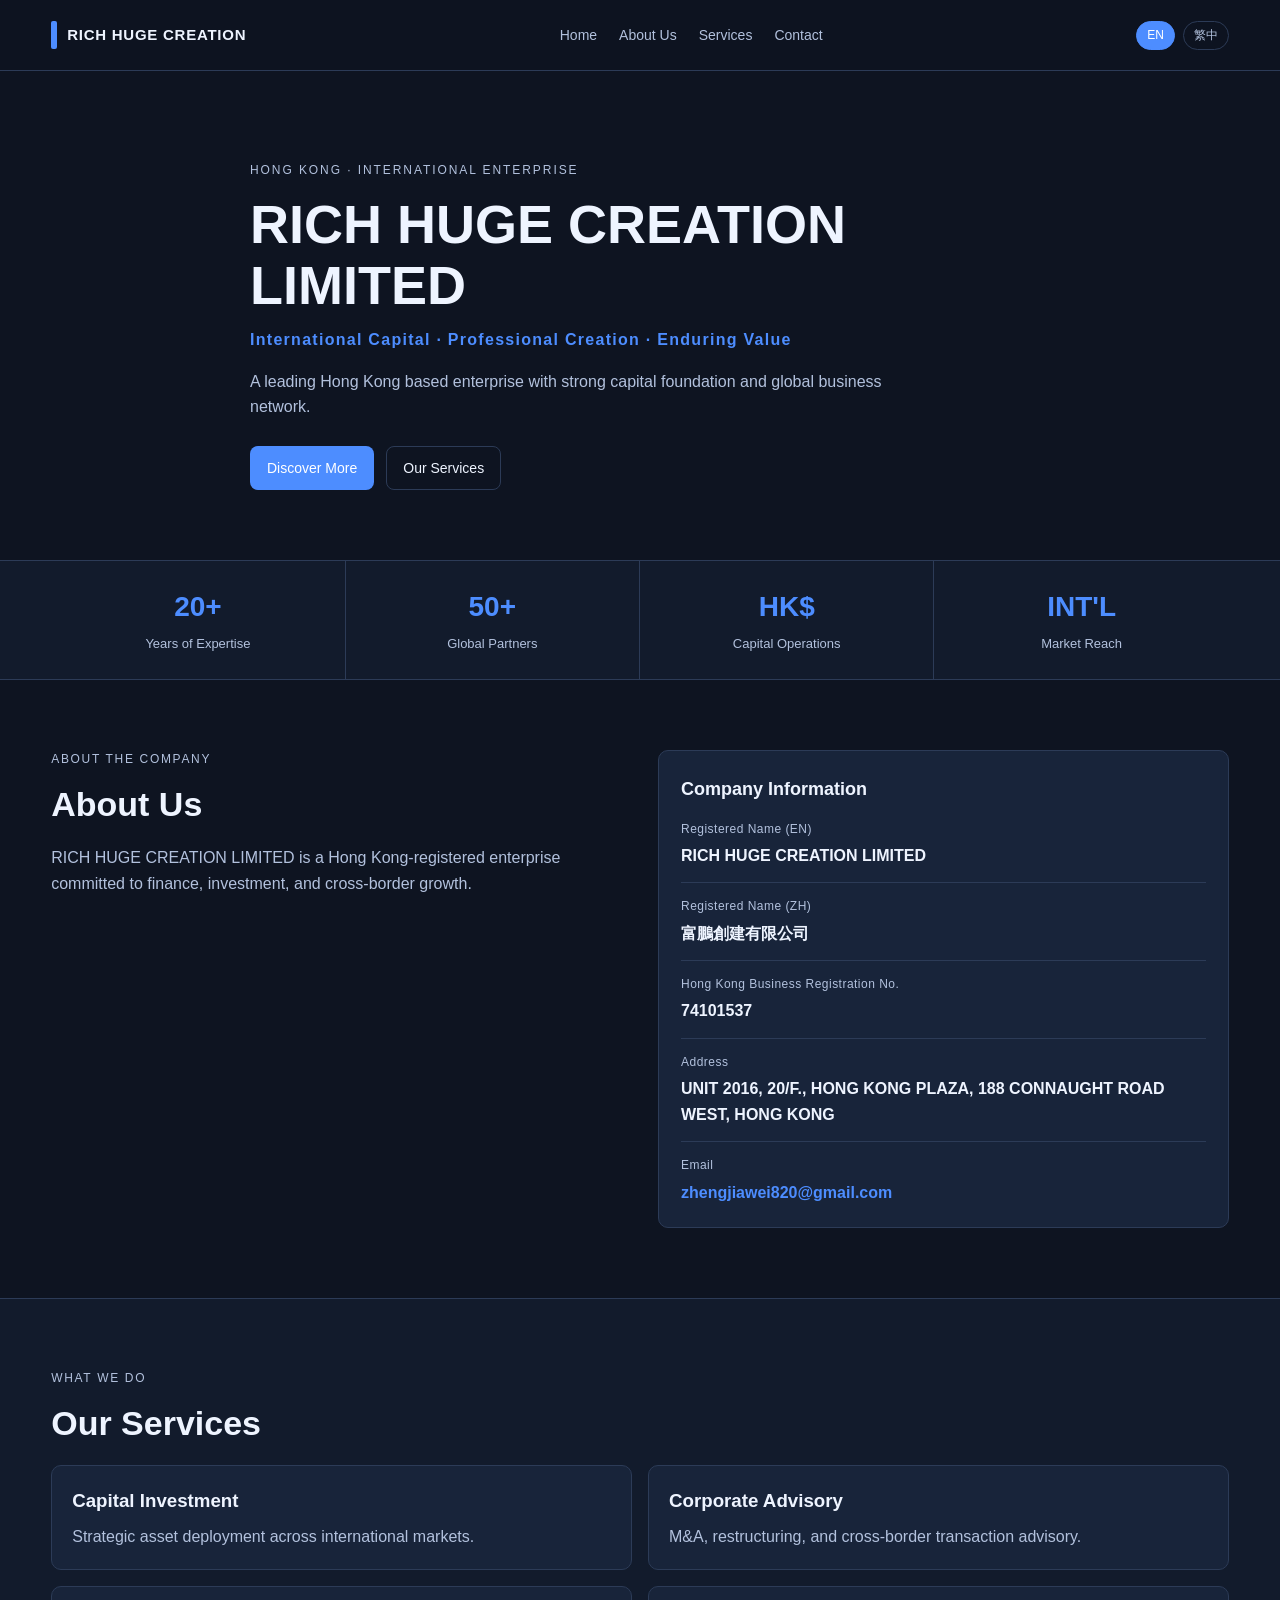
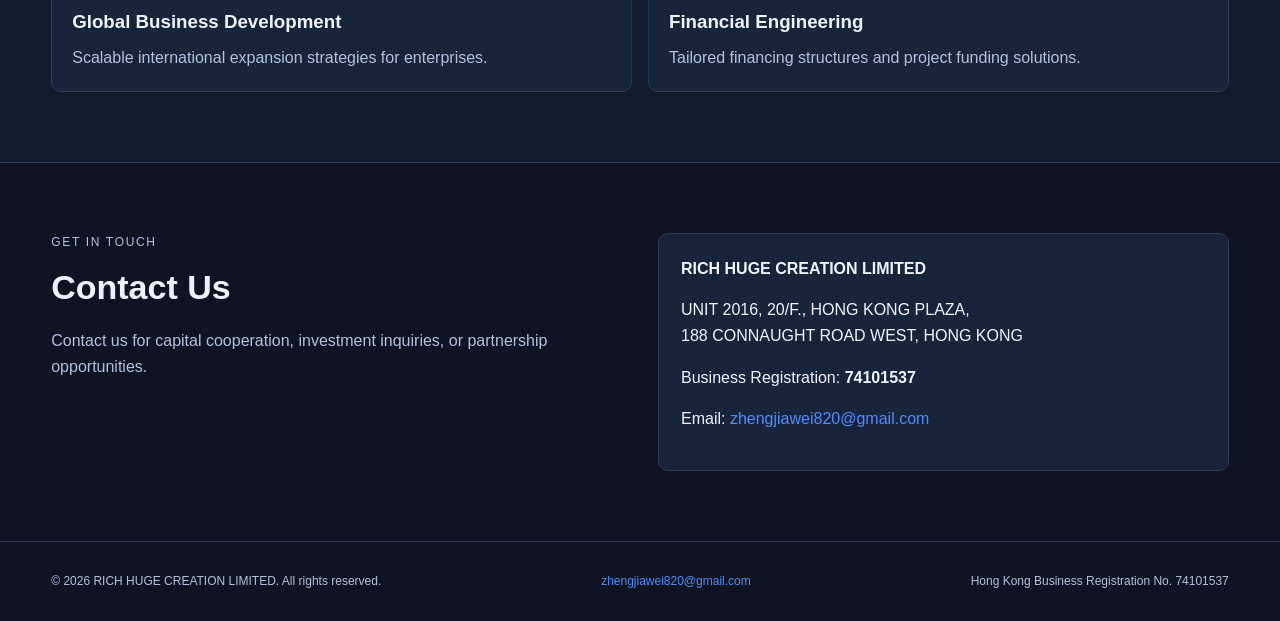
<file: index.html>
<!doctype html>
<html lang="en">
  <head>
    <meta charset="UTF-8" />
    <meta name="viewport" content="width=device-width, initial-scale=1.0" />
    <title>RICH HUGE CREATION LIMITED</title>
    <meta
      name="description"
      content="RICH HUGE CREATION LIMITED - International Capital, Strategic Investment, and Global Business Development."
    />
    <link rel="stylesheet" href="styles.css" />
  </head>
  <body>
    <header class="site-header">
      <div class="container nav">
        <div class="brand">
          <span class="brand-bar"></span>
          <span class="brand-name" data-i18n="brandShort">RICH HUGE CREATION</span>
        </div>
        <nav class="menu">
          <a href="#home" data-i18n="navHome">Home</a>
          <a href="#about" data-i18n="navAbout">About Us</a>
          <a href="#services" data-i18n="navServices">Services</a>
          <a href="#contact" data-i18n="navContact">Contact</a>
        </nav>
        <div class="lang-switch">
          <button id="btn-en" class="lang-btn active" type="button">EN</button>
          <button id="btn-zh" class="lang-btn" type="button">繁中</button>
        </div>
      </div>
    </header>

    <main id="home">
      <section class="hero">
        <div class="container hero-content">
          <p class="kicker" data-i18n="heroKicker">Hong Kong · International Enterprise</p>
          <h1 data-i18n="heroTitle">RICH HUGE CREATION LIMITED</h1>
          <p class="hero-subtitle" data-i18n="heroSubtitle">
            International Capital · Professional Creation · Enduring Value
          </p>
          <p class="hero-desc" data-i18n="heroDesc">
            A leading Hong Kong based enterprise with strong capital foundation and global business network.
          </p>
          <div class="hero-actions">
            <a class="btn btn-primary" href="#about" data-i18n="heroBtn1">Discover More</a>
            <a class="btn btn-outline" href="#services" data-i18n="heroBtn2">Our Services</a>
          </div>
        </div>
      </section>

      <section class="stats">
        <div class="container stats-grid">
          <div class="stat-item">
            <p class="stat-value">20+</p>
            <p class="stat-label" data-i18n="stat1">Years of Expertise</p>
          </div>
          <div class="stat-item">
            <p class="stat-value">50+</p>
            <p class="stat-label" data-i18n="stat2">Global Partners</p>
          </div>
          <div class="stat-item">
            <p class="stat-value">HK$</p>
            <p class="stat-label" data-i18n="stat3">Capital Operations</p>
          </div>
          <div class="stat-item">
            <p class="stat-value">INT'L</p>
            <p class="stat-label" data-i18n="stat4">Market Reach</p>
          </div>
        </div>
      </section>

      <section id="about" class="section">
        <div class="container two-col">
          <div>
            <p class="section-kicker" data-i18n="aboutKicker">About the Company</p>
            <h2 data-i18n="aboutTitle">About Us</h2>
            <p class="muted" data-i18n="aboutDesc">
              RICH HUGE CREATION LIMITED is a Hong Kong-registered enterprise committed to finance, investment, and cross-border growth.
            </p>
          </div>
          <div class="info-card">
            <h3 data-i18n="infoTitle">Company Information</h3>
            <div class="info-row">
              <span data-i18n="infoEnNameLabel">Registered Name (EN)</span>
              <strong>RICH HUGE CREATION LIMITED</strong>
            </div>
            <div class="info-row">
              <span data-i18n="infoZhNameLabel">Registered Name (ZH)</span>
              <strong>富鵬創建有限公司</strong>
            </div>
            <div class="info-row">
              <span data-i18n="infoRegLabel">Hong Kong Business Registration No.</span>
              <strong>74101537</strong>
            </div>
            <div class="info-row">
              <span data-i18n="infoAddressLabel">Address</span>
              <strong data-i18n="infoAddress">
                UNIT 2016, 20/F., HONG KONG PLAZA, 188 CONNAUGHT ROAD WEST, HONG KONG
              </strong>
            </div>
            <div class="info-row">
              <span data-i18n="infoEmailLabel">Email</span>
              <strong>
                <a class="email-link" href="mailto:zhengjiawei820@gmail.com">zhengjiawei820@gmail.com</a>
              </strong>
            </div>
          </div>
        </div>
      </section>

      <section id="services" class="section section-alt">
        <div class="container">
          <p class="section-kicker" data-i18n="servicesKicker">What We Do</p>
          <h2 data-i18n="servicesTitle">Our Services</h2>
          <div class="cards">
            <article class="service-card">
              <h3 data-i18n="service1Title">Capital Investment</h3>
              <p data-i18n="service1Desc">Strategic asset deployment across international markets.</p>
            </article>
            <article class="service-card">
              <h3 data-i18n="service2Title">Corporate Advisory</h3>
              <p data-i18n="service2Desc">M&A, restructuring, and cross-border transaction advisory.</p>
            </article>
            <article class="service-card">
              <h3 data-i18n="service3Title">Global Business Development</h3>
              <p data-i18n="service3Desc">Scalable international expansion strategies for enterprises.</p>
            </article>
            <article class="service-card">
              <h3 data-i18n="service4Title">Financial Engineering</h3>
              <p data-i18n="service4Desc">Tailored financing structures and project funding solutions.</p>
            </article>
          </div>
        </div>
      </section>

      <section id="contact" class="section">
        <div class="container two-col">
          <div>
            <p class="section-kicker" data-i18n="contactKicker">Get In Touch</p>
            <h2 data-i18n="contactTitle">Contact Us</h2>
            <p class="muted" data-i18n="contactDesc">
              Contact us for capital cooperation, investment inquiries, or partnership opportunities.
            </p>
          </div>
          <div class="contact-card">
            <p class="company-name" data-i18n="contactCompany">RICH HUGE CREATION LIMITED</p>
            <p data-i18n="contactAddress">
              UNIT 2016, 20/F., HONG KONG PLAZA,<br />
              188 CONNAUGHT ROAD WEST, HONG KONG
            </p>
            <p>
              <span data-i18n="contactRegLabel">Business Registration:</span>
              <strong>74101537</strong>
            </p>
            <p>
              <span data-i18n="contactEmailLabel">Email:</span>
              <a class="email-link" href="mailto:zhengjiawei820@gmail.com">zhengjiawei820@gmail.com</a>
            </p>
        </div>
      </section>
    </main>

    <footer class="site-footer">
      <div class="container footer-row">
        <p data-i18n="footerCopy">© 2026 RICH HUGE CREATION LIMITED. All rights reserved.</p>
        <p>
          <a class="email-link" href="mailto:zhengjiawei820@gmail.com">zhengjiawei820@gmail.com</a>
        </p>
        <p data-i18n="footerReg">Hong Kong Business Registration No. 74101537</p>
      </div>
    </footer>

    <script src="script.js"></script>
  </body>
</html>
</file>
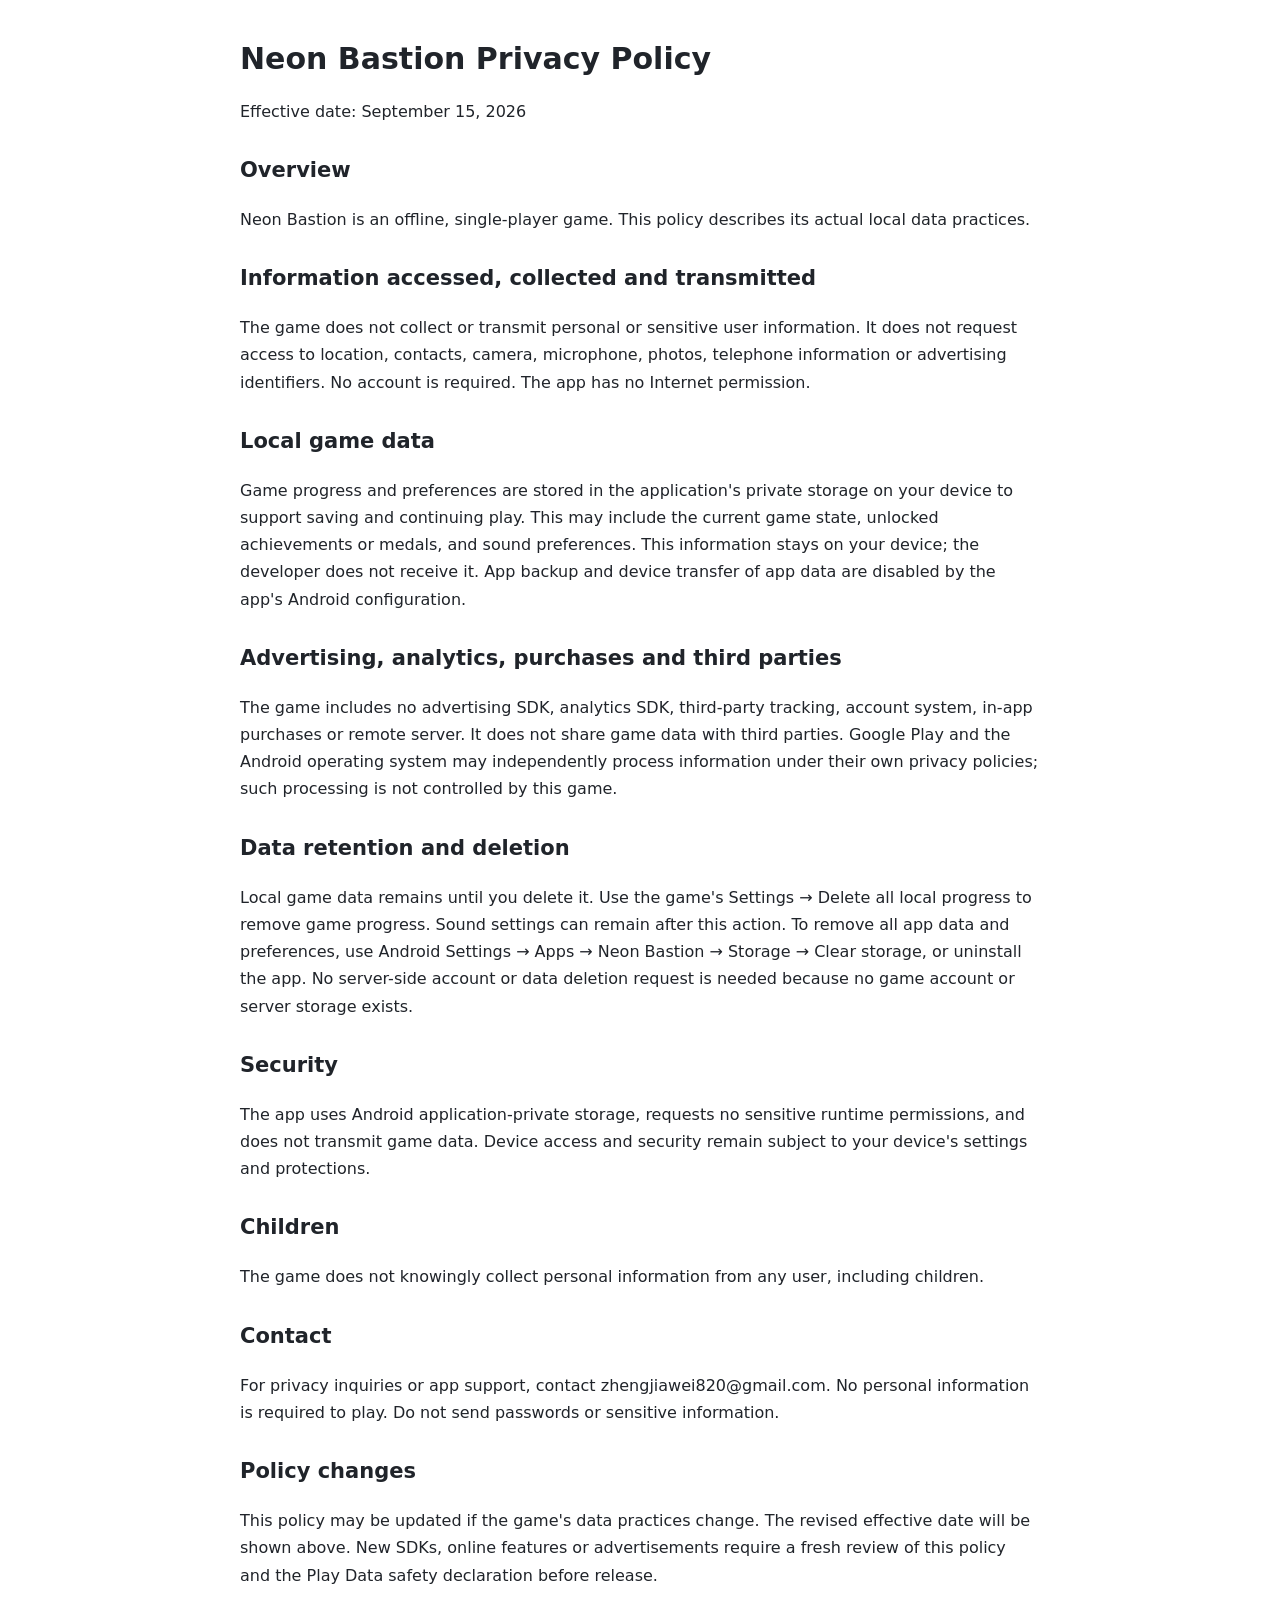
<file: neon-bastion-privacy.html>
<!doctype html>
<html lang="en"><head><meta charset="utf-8"><meta name="viewport" content="width=device-width, initial-scale=1"><title>Neon Bastion Privacy Policy</title><style>body{font:16px/1.7 system-ui,sans-serif;color:#20242a;background:#fff;max-width:800px;margin:40px auto;padding:0 24px}h1{font-size:30px;line-height:1.25}h2{font-size:21px;margin-top:28px}p{margin:12px 0;overflow-wrap:anywhere}</style></head><body>
<h1>Neon Bastion Privacy Policy</h1>
<p>Effective date: September 15, 2026</p>
<h2>Overview</h2>
<p>Neon Bastion is an offline, single-player game. This policy describes its actual local data practices.</p>
<h2>Information accessed, collected and transmitted</h2>
<p>The game does not collect or transmit personal or sensitive user information. It does not request access to location, contacts, camera, microphone, photos, telephone information or advertising identifiers. No account is required. The app has no Internet permission.</p>
<h2>Local game data</h2>
<p>Game progress and preferences are stored in the application&#x27;s private storage on your device to support saving and continuing play. This may include the current game state, unlocked achievements or medals, and sound preferences. This information stays on your device; the developer does not receive it. App backup and device transfer of app data are disabled by the app&#x27;s Android configuration.</p>
<h2>Advertising, analytics, purchases and third parties</h2>
<p>The game includes no advertising SDK, analytics SDK, third-party tracking, account system, in-app purchases or remote server. It does not share game data with third parties. Google Play and the Android operating system may independently process information under their own privacy policies; such processing is not controlled by this game.</p>
<h2>Data retention and deletion</h2>
<p>Local game data remains until you delete it. Use the game&#x27;s Settings → Delete all local progress to remove game progress. Sound settings can remain after this action. To remove all app data and preferences, use Android Settings → Apps → Neon Bastion → Storage → Clear storage, or uninstall the app. No server-side account or data deletion request is needed because no game account or server storage exists.</p>
<h2>Security</h2>
<p>The app uses Android application-private storage, requests no sensitive runtime permissions, and does not transmit game data. Device access and security remain subject to your device&#x27;s settings and protections.</p>
<h2>Children</h2>
<p>The game does not knowingly collect personal information from any user, including children.</p>
<h2>Contact</h2>
<p>For privacy inquiries or app support, contact zhengjiawei820@gmail.com. No personal information is required to play. Do not send passwords or sensitive information.</p>
<h2>Policy changes</h2>
<p>This policy may be updated if the game&#x27;s data practices change. The revised effective date will be shown above. New SDKs, online features or advertisements require a fresh review of this policy and the Play Data safety declaration before release.</p>
</body></html>
</file>
<file: styles.css>
:root {
  --bg: #0e1421;
  --bg-alt: #121b2c;
  --card: #18243a;
  --line: #2c3b57;
  --text: #eef4ff;
  --muted: #b2c1dd;
  --accent: #4d8dff;
}

* {
  box-sizing: border-box;
}

html,
body {
  margin: 0;
  padding: 0;
  font-family: -apple-system, BlinkMacSystemFont, "Segoe UI", Roboto, "PingFang TC",
    "Microsoft JhengHei", "Noto Sans TC", sans-serif;
  background: var(--bg);
  color: var(--text);
  line-height: 1.6;
}

.container {
  width: min(1180px, 92%);
  margin: 0 auto;
}

.site-header {
  position: sticky;
  top: 0;
  background: rgba(14, 20, 33, 0.96);
  backdrop-filter: blur(4px);
  border-bottom: 1px solid var(--line);
  z-index: 10;
}

.nav {
  min-height: 70px;
  display: flex;
  align-items: center;
  justify-content: space-between;
  gap: 16px;
}

.brand {
  display: flex;
  align-items: center;
  gap: 10px;
}

.brand-bar {
  width: 6px;
  height: 28px;
  border-radius: 2px;
  background: var(--accent);
}

.brand-name {
  font-weight: 700;
  letter-spacing: 0.05em;
  font-size: 15px;
}

.menu {
  display: flex;
  gap: 22px;
}

.menu a {
  color: var(--muted);
  text-decoration: none;
  font-size: 14px;
}

.menu a:hover {
  color: var(--text);
}

.lang-switch {
  display: flex;
  gap: 8px;
}

.lang-btn {
  border: 1px solid var(--line);
  background: transparent;
  color: var(--muted);
  padding: 5px 10px;
  border-radius: 999px;
  cursor: pointer;
  font-size: 12px;
}

.lang-btn.active {
  background: var(--accent);
  border-color: var(--accent);
  color: #fff;
}

.hero {
  padding: 90px 0 70px;
  border-bottom: 1px solid var(--line);
}

.hero-content {
  max-width: 780px;
}

.kicker {
  margin: 0 0 14px;
  text-transform: uppercase;
  letter-spacing: 0.16em;
  color: var(--muted);
  font-size: 12px;
}

h1 {
  margin: 0;
  font-size: clamp(34px, 6vw, 54px);
  line-height: 1.12;
}

.hero-subtitle {
  margin-top: 12px;
  color: var(--accent);
  letter-spacing: 0.08em;
  font-weight: 600;
}

.hero-desc {
  color: var(--muted);
  margin-top: 16px;
  max-width: 680px;
}

.hero-actions {
  margin-top: 26px;
  display: flex;
  gap: 12px;
}

.btn {
  display: inline-block;
  text-decoration: none;
  border-radius: 8px;
  font-size: 14px;
  padding: 10px 16px;
  border: 1px solid transparent;
}

.btn-primary {
  background: var(--accent);
  color: #fff;
}

.btn-outline {
  border-color: var(--line);
  color: var(--text);
}

.stats {
  border-bottom: 1px solid var(--line);
  background: var(--bg-alt);
}

.stats-grid {
  display: grid;
  grid-template-columns: repeat(4, 1fr);
}

.stat-item {
  text-align: center;
  padding: 24px 10px;
  border-right: 1px solid var(--line);
}

.stat-item:last-child {
  border-right: none;
}

.stat-value {
  margin: 0;
  font-size: 28px;
  color: var(--accent);
  font-weight: 700;
}

.stat-label {
  margin: 4px 0 0;
  color: var(--muted);
  font-size: 13px;
}

.section {
  padding: 70px 0;
}

.section-alt {
  background: var(--bg-alt);
  border-top: 1px solid var(--line);
  border-bottom: 1px solid var(--line);
}

.section-kicker {
  margin: 0 0 8px;
  text-transform: uppercase;
  letter-spacing: 0.14em;
  color: var(--muted);
  font-size: 12px;
}

h2 {
  margin: 0 0 14px;
  font-size: 34px;
}

.muted {
  color: var(--muted);
  margin: 0;
}

.two-col {
  display: grid;
  grid-template-columns: 1fr 1fr;
  gap: 36px;
  align-items: start;
}

.info-card,
.contact-card,
.service-card {
  background: var(--card);
  border: 1px solid var(--line);
  border-radius: 10px;
}

.info-card,
.contact-card {
  padding: 22px;
}

.info-card h3 {
  margin: 2px 0 16px;
  font-size: 18px;
}

.info-row {
  margin-bottom: 14px;
  padding-bottom: 14px;
  border-bottom: 1px solid var(--line);
}

.info-row:last-child {
  margin-bottom: 0;
  padding-bottom: 0;
  border-bottom: none;
}

.info-row span {
  display: block;
  font-size: 12px;
  color: var(--muted);
  margin-bottom: 4px;
  letter-spacing: 0.04em;
}

.cards {
  display: grid;
  grid-template-columns: repeat(2, 1fr);
  gap: 16px;
}

.service-card {
  padding: 20px;
}

.service-card h3 {
  margin-top: 0;
  margin-bottom: 8px;
}

.service-card p {
  margin: 0;
  color: var(--muted);
}

.company-name {
  margin-top: 0;
  font-weight: 700;
}

.email-link {
  color: var(--accent);
  text-decoration: none;
  word-break: break-all;
}

.email-link:hover {
  text-decoration: underline;
}

.site-footer {
  border-top: 1px solid var(--line);
  padding: 18px 0;
}

.footer-row {
  display: flex;
  justify-content: space-between;
  gap: 12px;
  color: var(--muted);
  font-size: 12px;
}

@media (max-width: 900px) {
  .menu {
    display: none;
  }

  .stats-grid,
  .two-col,
  .cards {
    grid-template-columns: 1fr;
  }

  .stat-item {
    border-right: none;
    border-bottom: 1px solid var(--line);
  }

  .stat-item:last-child {
    border-bottom: none;
  }

  .footer-row {
    flex-direction: column;
  }
}
</file>
